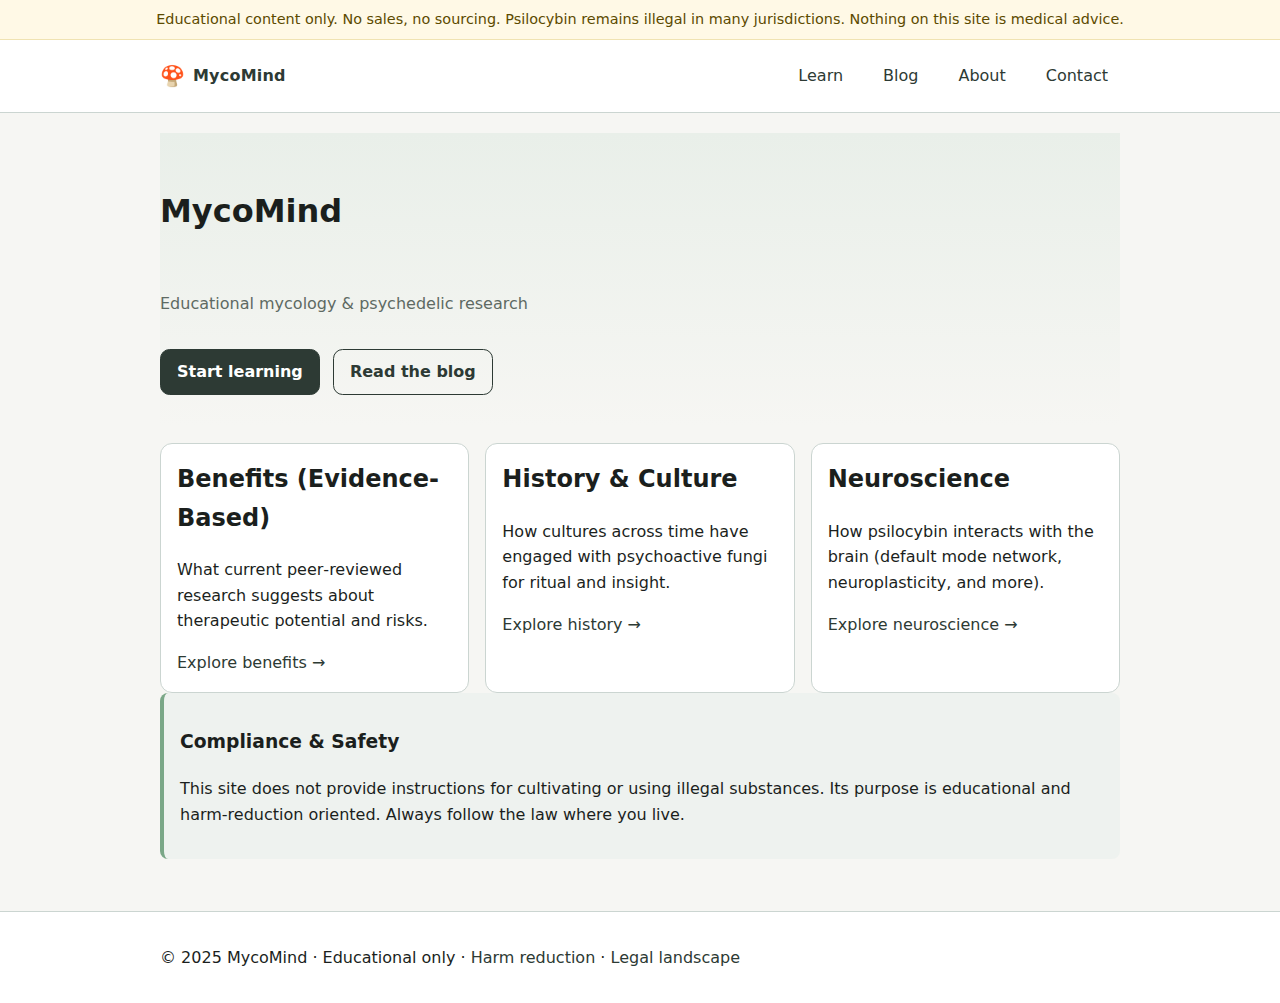
<file: index.html>
<!doctype html>
<html lang="en">
<head>
  <meta charset="utf-8">
  <meta name="viewport" content="width=device-width, initial-scale=1">
  <title>MycoMind — Home</title>
  <meta name="description" content="An educational resource exploring mushrooms, history, neuroscience, and harm-reduction — no sales or sourcing. For informational purposes only.">
  <meta property="og:title" content="MycoMind — Home">
  <meta property="og:description" content="An educational resource exploring mushrooms, history, neuroscience, and harm-reduction — no sales or sourcing. For informational purposes only.">
  <meta property="og:type" content="website">
  <meta property="og:url" content="https://example.com">
  <meta name="theme-color" content="#2d3a34">
  <link rel="preload" href="/assets/css/styles.css" as="style">
  <link rel="stylesheet" href="/assets/css/styles.css">
  <script type="application/ld+json">
  {"@context": "https://schema.org", "@type": "Organization", "name": "MycoMind", "url": "https://example.com", "description": "An educational resource exploring mushrooms, history, neuroscience, and harm-reduction \u2014 no sales or sourcing. For informational purposes only."}
  </script>
</head>
<body>
  <a class="skip-link" href="#content">Skip to content</a>
  <div class="compliance-banner" role="note" aria-label="Compliance Notice">
    Educational content only. No sales, no sourcing. Psilocybin remains illegal in many jurisdictions. Nothing on this site is medical advice.
  </div>
  <header class="site-header">
    <div class="container header-inner">
      <a class="brand" href="/"><span class="logo" aria-hidden="true">🍄</span> <span class="brand-text">MycoMind</span></a>
      <nav class="site-nav" aria-label="Primary">
        <ul>
          <li><a href="/learn/">Learn</a></li>
          <li><a href="/blog/">Blog</a></li>
          <li><a href="/about.html">About</a></li>
          <li><a href="/contact.html">Contact</a></li>
        </ul>
      </nav>
    </div>
  </header>
  <main id="content" class="container">

<section class="hero">
  <div class="hero-content">
    <h1>MycoMind</h1>
    <p class="tagline">Educational mycology & psychedelic research</p>
    <div class="hero-cta">
      <a class="btn" href="/learn/">Start learning</a>
      <a class="btn btn-outline" href="/blog/">Read the blog</a>
    </div>
  </div>
</section>

<section class="grid-3">
  <article class="card">
    <h2>Benefits (Evidence-Based)</h2>
    <p>What current peer‑reviewed research suggests about therapeutic potential and risks.</p>
    <a class="arrow" href="/learn/benefits.html">Explore benefits</a>
  </article>
  <article class="card">
    <h2>History & Culture</h2>
    <p>How cultures across time have engaged with psychoactive fungi for ritual and insight.</p>
    <a class="arrow" href="/learn/history.html">Explore history</a>
  </article>
  <article class="card">
    <h2>Neuroscience</h2>
    <p>How psilocybin interacts with the brain (default mode network, neuroplasticity, and more).</p>
    <a class="arrow" href="/learn/neuroscience.html">Explore neuroscience</a>
  </article>
</section>

<section class="note">
  <h3>Compliance & Safety</h3>
  <p>This site does not provide instructions for cultivating or using illegal substances. Its purpose is educational and harm‑reduction oriented. Always follow the law where you live.</p>
</section>

  </main>
  <footer class="site-footer">
    <div class="container">
      <p>© 2025 MycoMind · Educational only · <a href="/learn/harm-reduction.html">Harm reduction</a> · <a href="/learn/legal-landscape.html">Legal landscape</a></p>
    </div>
  </footer>
  <script src="/assets/js/main.js" defer></script>
</body>
</html>
</file>
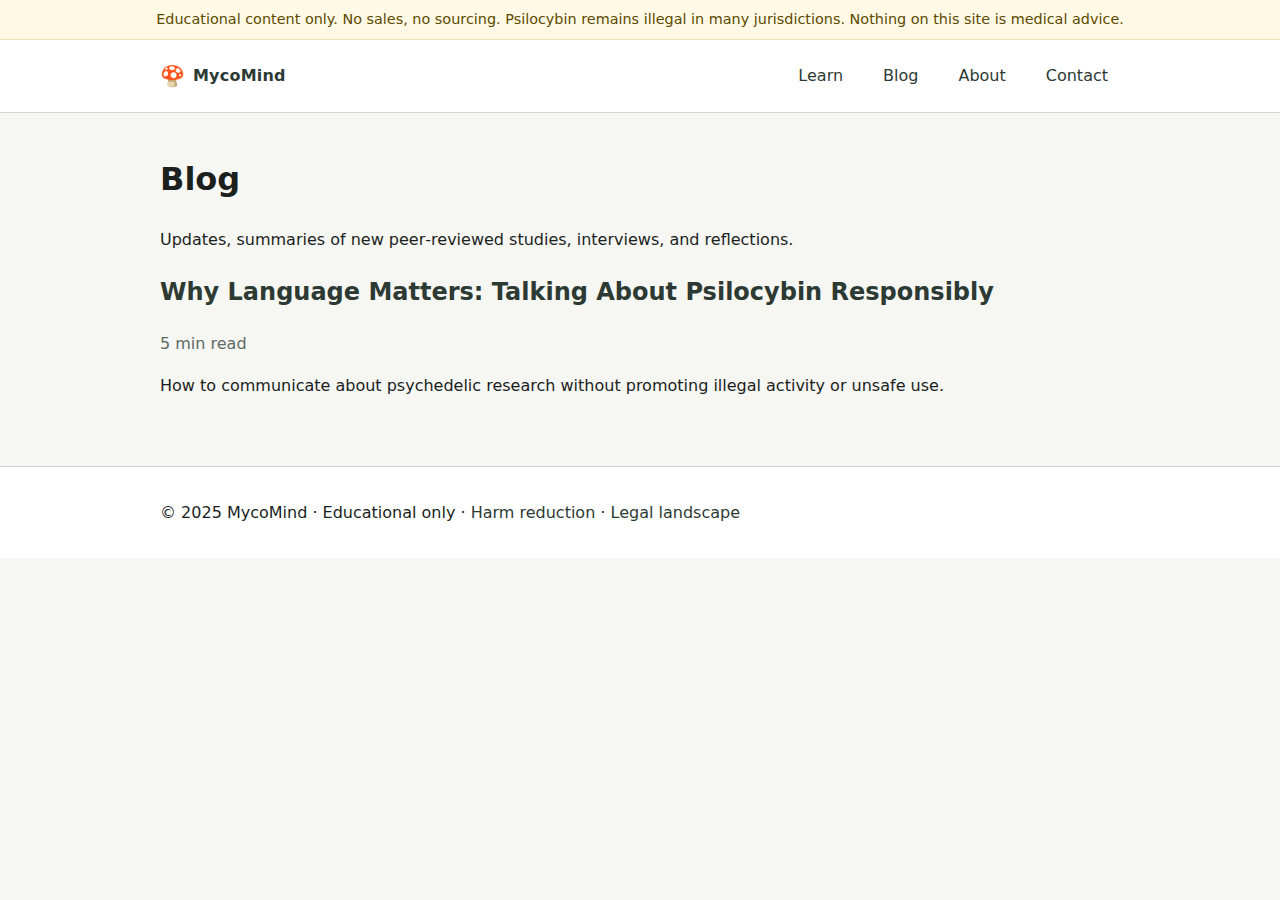
<file: blog/index.html>
<!doctype html>
<html lang="en">
<head>
  <meta charset="utf-8">
  <meta name="viewport" content="width=device-width, initial-scale=1">
  <title>MycoMind — Blog</title>
  <meta name="description" content="An educational resource exploring mushrooms, history, neuroscience, and harm-reduction — no sales or sourcing. For informational purposes only.">
  <meta property="og:title" content="MycoMind — Blog">
  <meta property="og:description" content="An educational resource exploring mushrooms, history, neuroscience, and harm-reduction — no sales or sourcing. For informational purposes only.">
  <meta property="og:type" content="website">
  <meta property="og:url" content="https://example.com">
  <meta name="theme-color" content="#2d3a34">
  <link rel="preload" href="/assets/css/styles.css" as="style">
  <link rel="stylesheet" href="/assets/css/styles.css">
  <script type="application/ld+json">
  {"@context": "https://schema.org", "@type": "Organization", "name": "MycoMind", "url": "https://example.com", "description": "An educational resource exploring mushrooms, history, neuroscience, and harm-reduction \u2014 no sales or sourcing. For informational purposes only."}
  </script>
</head>
<body>
  <a class="skip-link" href="#content">Skip to content</a>
  <div class="compliance-banner" role="note" aria-label="Compliance Notice">
    Educational content only. No sales, no sourcing. Psilocybin remains illegal in many jurisdictions. Nothing on this site is medical advice.
  </div>
  <header class="site-header">
    <div class="container header-inner">
      <a class="brand" href="/"><span class="logo" aria-hidden="true">🍄</span> <span class="brand-text">MycoMind</span></a>
      <nav class="site-nav" aria-label="Primary">
        <ul>
          <li><a href="/learn/">Learn</a></li>
          <li><a href="/blog/">Blog</a></li>
          <li><a href="/about.html">About</a></li>
          <li><a href="/contact.html">Contact</a></li>
        </ul>
      </nav>
    </div>
  </header>
  <main id="content" class="container">

<h1>Blog</h1>
<p>Updates, summaries of new peer‑reviewed studies, interviews, and reflections.</p>
<article class="post-teaser">
  <h2><a href="/blog/sample-post.html">Why Language Matters: Talking About Psilocybin Responsibly</a></h2>
  <p class="muted">5 min read</p>
  <p>How to communicate about psychedelic research without promoting illegal activity or unsafe use.</p>
</article>

  </main>
  <footer class="site-footer">
    <div class="container">
      <p>© 2025 MycoMind · Educational only · <a href="/learn/harm-reduction.html">Harm reduction</a> · <a href="/learn/legal-landscape.html">Legal landscape</a></p>
    </div>
  </footer>
  <script src="/assets/js/main.js" defer></script>
</body>
</html>
</file>
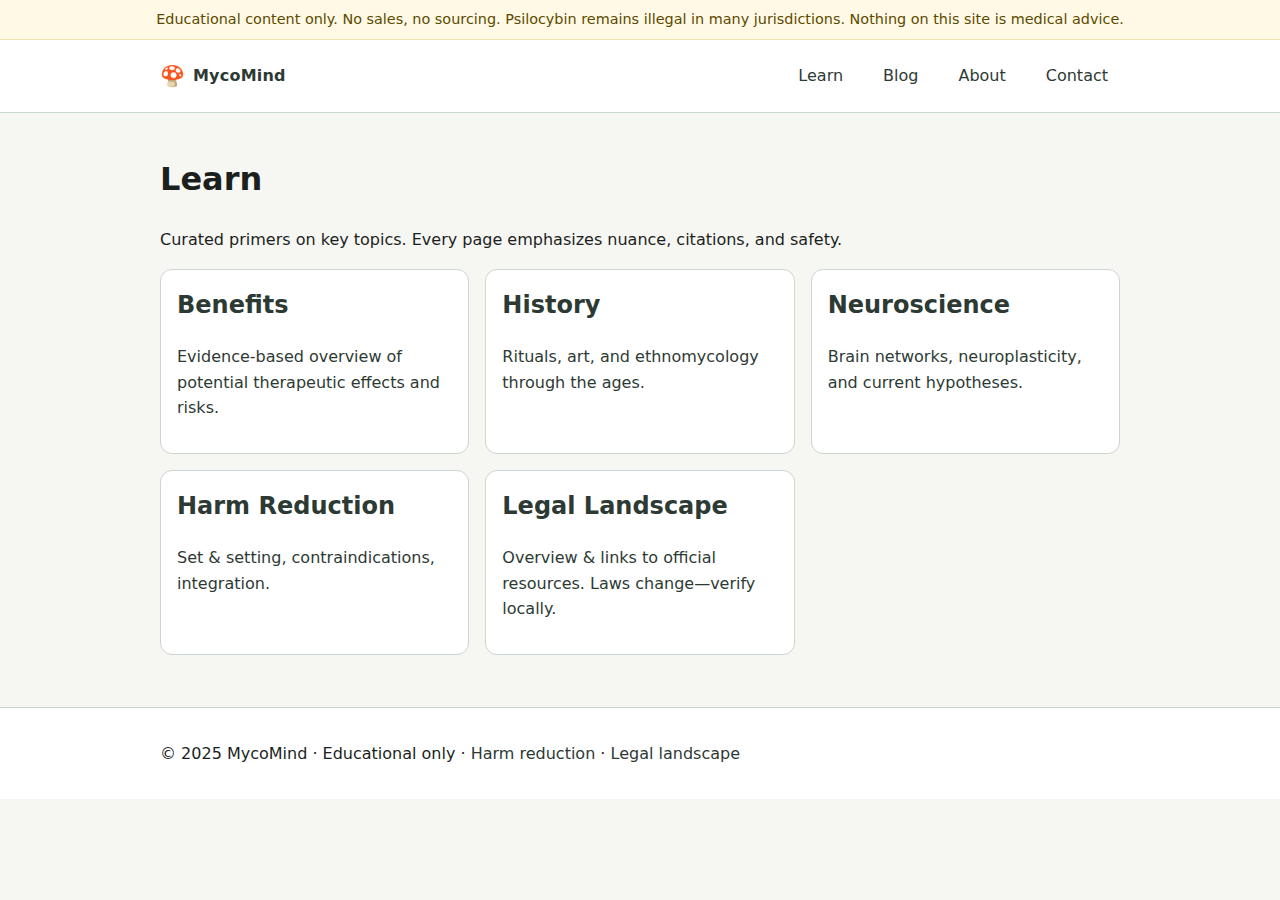
<file: learn/index.html>
<!doctype html>
<html lang="en">
<head>
  <meta charset="utf-8">
  <meta name="viewport" content="width=device-width, initial-scale=1">
  <title>MycoMind — Learn</title>
  <meta name="description" content="An educational resource exploring mushrooms, history, neuroscience, and harm-reduction — no sales or sourcing. For informational purposes only.">
  <meta property="og:title" content="MycoMind — Learn">
  <meta property="og:description" content="An educational resource exploring mushrooms, history, neuroscience, and harm-reduction — no sales or sourcing. For informational purposes only.">
  <meta property="og:type" content="website">
  <meta property="og:url" content="https://example.com">
  <meta name="theme-color" content="#2d3a34">
  <link rel="preload" href="/assets/css/styles.css" as="style">
  <link rel="stylesheet" href="/assets/css/styles.css">
  <script type="application/ld+json">
  {"@context": "https://schema.org", "@type": "Organization", "name": "MycoMind", "url": "https://example.com", "description": "An educational resource exploring mushrooms, history, neuroscience, and harm-reduction \u2014 no sales or sourcing. For informational purposes only."}
  </script>
</head>
<body>
  <a class="skip-link" href="#content">Skip to content</a>
  <div class="compliance-banner" role="note" aria-label="Compliance Notice">
    Educational content only. No sales, no sourcing. Psilocybin remains illegal in many jurisdictions. Nothing on this site is medical advice.
  </div>
  <header class="site-header">
    <div class="container header-inner">
      <a class="brand" href="/"><span class="logo" aria-hidden="true">🍄</span> <span class="brand-text">MycoMind</span></a>
      <nav class="site-nav" aria-label="Primary">
        <ul>
          <li><a href="/learn/">Learn</a></li>
          <li><a href="/blog/">Blog</a></li>
          <li><a href="/about.html">About</a></li>
          <li><a href="/contact.html">Contact</a></li>
        </ul>
      </nav>
    </div>
  </header>
  <main id="content" class="container">

<h1>Learn</h1>
<p>Curated primers on key topics. Every page emphasizes nuance, citations, and safety.</p>
<div class="grid-3">
  <a class="card" href="/learn/benefits.html"><h2>Benefits</h2><p>Evidence‑based overview of potential therapeutic effects and risks.</p></a>
  <a class="card" href="/learn/history.html"><h2>History</h2><p>Rituals, art, and ethnomycology through the ages.</p></a>
  <a class="card" href="/learn/neuroscience.html"><h2>Neuroscience</h2><p>Brain networks, neuroplasticity, and current hypotheses.</p></a>
  <a class="card" href="/learn/harm-reduction.html"><h2>Harm Reduction</h2><p>Set &amp; setting, contraindications, integration.</p></a>
  <a class="card" href="/learn/legal-landscape.html"><h2>Legal Landscape</h2><p>Overview &amp; links to official resources. Laws change—verify locally.</p></a>
</div>

  </main>
  <footer class="site-footer">
    <div class="container">
      <p>© 2025 MycoMind · Educational only · <a href="/learn/harm-reduction.html">Harm reduction</a> · <a href="/learn/legal-landscape.html">Legal landscape</a></p>
    </div>
  </footer>
  <script src="/assets/js/main.js" defer></script>
</body>
</html>
</file>
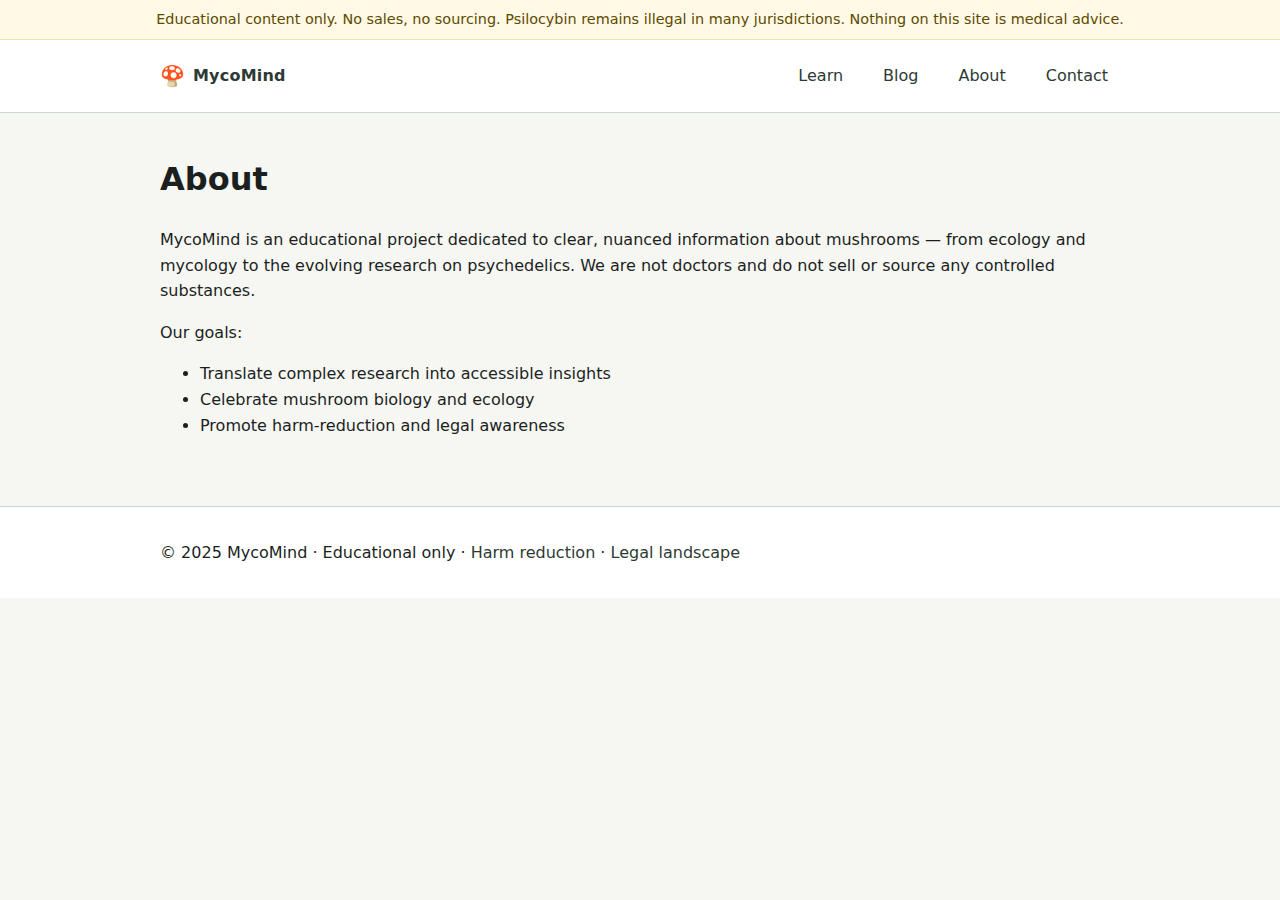
<file: about.html>
<!doctype html>
<html lang="en">
<head>
  <meta charset="utf-8">
  <meta name="viewport" content="width=device-width, initial-scale=1">
  <title>MycoMind — About</title>
  <meta name="description" content="An educational resource exploring mushrooms, history, neuroscience, and harm-reduction — no sales or sourcing. For informational purposes only.">
  <meta property="og:title" content="MycoMind — About">
  <meta property="og:description" content="An educational resource exploring mushrooms, history, neuroscience, and harm-reduction — no sales or sourcing. For informational purposes only.">
  <meta property="og:type" content="website">
  <meta property="og:url" content="https://example.com">
  <meta name="theme-color" content="#2d3a34">
  <link rel="preload" href="/assets/css/styles.css" as="style">
  <link rel="stylesheet" href="/assets/css/styles.css">
  <script type="application/ld+json">
  {"@context": "https://schema.org", "@type": "Organization", "name": "MycoMind", "url": "https://example.com", "description": "An educational resource exploring mushrooms, history, neuroscience, and harm-reduction \u2014 no sales or sourcing. For informational purposes only."}
  </script>
</head>
<body>
  <a class="skip-link" href="#content">Skip to content</a>
  <div class="compliance-banner" role="note" aria-label="Compliance Notice">
    Educational content only. No sales, no sourcing. Psilocybin remains illegal in many jurisdictions. Nothing on this site is medical advice.
  </div>
  <header class="site-header">
    <div class="container header-inner">
      <a class="brand" href="/"><span class="logo" aria-hidden="true">🍄</span> <span class="brand-text">MycoMind</span></a>
      <nav class="site-nav" aria-label="Primary">
        <ul>
          <li><a href="/learn/">Learn</a></li>
          <li><a href="/blog/">Blog</a></li>
          <li><a href="/about.html">About</a></li>
          <li><a href="/contact.html">Contact</a></li>
        </ul>
      </nav>
    </div>
  </header>
  <main id="content" class="container">

<h1>About</h1>
<p>MycoMind is an educational project dedicated to clear, nuanced information about mushrooms — from ecology and mycology to the evolving research on psychedelics. We are not doctors and do not sell or source any controlled substances.</p>
<p>Our goals:</p>
<ul>
  <li>Translate complex research into accessible insights</li>
  <li>Celebrate mushroom biology and ecology</li>
  <li>Promote harm‑reduction and legal awareness</li>
</ul>

  </main>
  <footer class="site-footer">
    <div class="container">
      <p>© 2025 MycoMind · Educational only · <a href="/learn/harm-reduction.html">Harm reduction</a> · <a href="/learn/legal-landscape.html">Legal landscape</a></p>
    </div>
  </footer>
  <script src="/assets/js/main.js" defer></script>
</body>
</html>
</file>
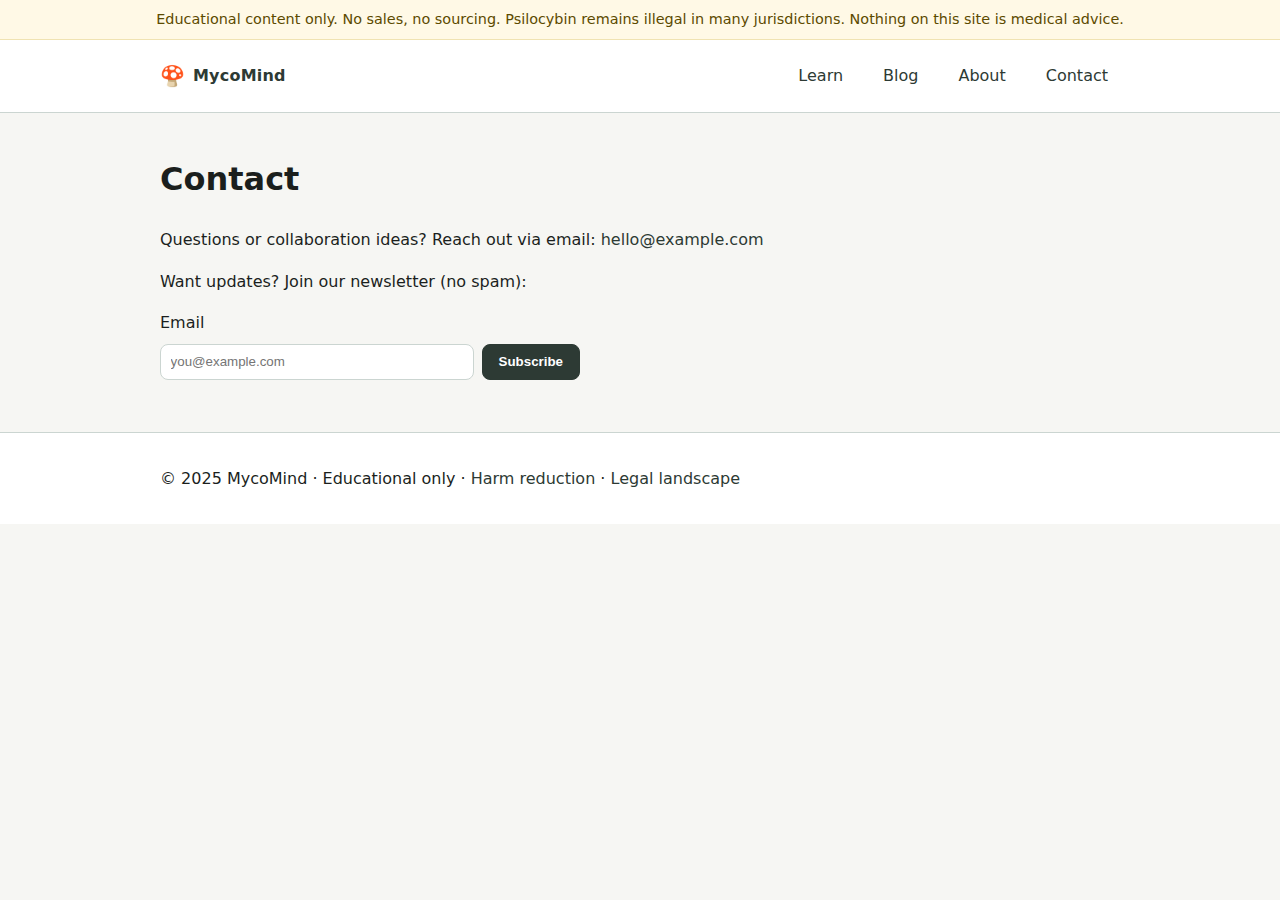
<file: contact.html>
<!doctype html>
<html lang="en">
<head>
  <meta charset="utf-8">
  <meta name="viewport" content="width=device-width, initial-scale=1">
  <title>MycoMind — Contact</title>
  <meta name="description" content="An educational resource exploring mushrooms, history, neuroscience, and harm-reduction — no sales or sourcing. For informational purposes only.">
  <meta property="og:title" content="MycoMind — Contact">
  <meta property="og:description" content="An educational resource exploring mushrooms, history, neuroscience, and harm-reduction — no sales or sourcing. For informational purposes only.">
  <meta property="og:type" content="website">
  <meta property="og:url" content="https://example.com">
  <meta name="theme-color" content="#2d3a34">
  <link rel="preload" href="/assets/css/styles.css" as="style">
  <link rel="stylesheet" href="/assets/css/styles.css">
  <script type="application/ld+json">
  {"@context": "https://schema.org", "@type": "Organization", "name": "MycoMind", "url": "https://example.com", "description": "An educational resource exploring mushrooms, history, neuroscience, and harm-reduction \u2014 no sales or sourcing. For informational purposes only."}
  </script>
</head>
<body>
  <a class="skip-link" href="#content">Skip to content</a>
  <div class="compliance-banner" role="note" aria-label="Compliance Notice">
    Educational content only. No sales, no sourcing. Psilocybin remains illegal in many jurisdictions. Nothing on this site is medical advice.
  </div>
  <header class="site-header">
    <div class="container header-inner">
      <a class="brand" href="/"><span class="logo" aria-hidden="true">🍄</span> <span class="brand-text">MycoMind</span></a>
      <nav class="site-nav" aria-label="Primary">
        <ul>
          <li><a href="/learn/">Learn</a></li>
          <li><a href="/blog/">Blog</a></li>
          <li><a href="/about.html">About</a></li>
          <li><a href="/contact.html">Contact</a></li>
        </ul>
      </nav>
    </div>
  </header>
  <main id="content" class="container">

<h1>Contact</h1>
<p>Questions or collaboration ideas? Reach out via email: <a href="mailto:hello@example.com">hello@example.com</a></p>
<p>Want updates? Join our newsletter (no spam):</p>
<form class="newsletter" action="#" method="post" onsubmit="alert('This is a demo form. Connect a real email provider.'); return false;">
  <label for="email">Email</label>
  <input id="email" name="email" type="email" placeholder="you@example.com" required>
  <button type="submit">Subscribe</button>
</form>

  </main>
  <footer class="site-footer">
    <div class="container">
      <p>© 2025 MycoMind · Educational only · <a href="/learn/harm-reduction.html">Harm reduction</a> · <a href="/learn/legal-landscape.html">Legal landscape</a></p>
    </div>
  </footer>
  <script src="/assets/js/main.js" defer></script>
</body>
</html>
</file>
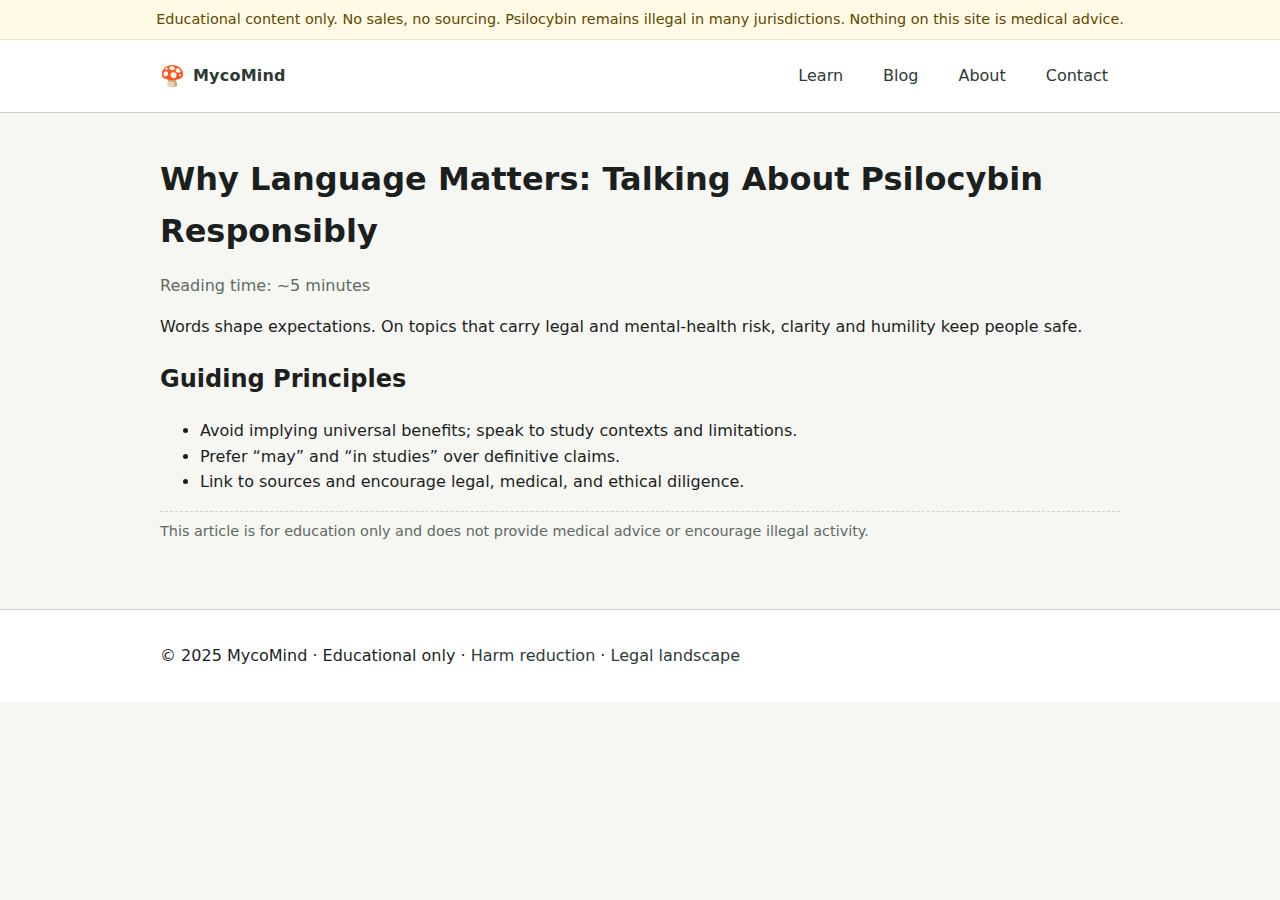
<file: blog/sample-post.html>
<!doctype html>
<html lang="en">
<head>
  <meta charset="utf-8">
  <meta name="viewport" content="width=device-width, initial-scale=1">
  <title>MycoMind — Why Language Matters</title>
  <meta name="description" content="An educational resource exploring mushrooms, history, neuroscience, and harm-reduction — no sales or sourcing. For informational purposes only.">
  <meta property="og:title" content="MycoMind — Why Language Matters">
  <meta property="og:description" content="An educational resource exploring mushrooms, history, neuroscience, and harm-reduction — no sales or sourcing. For informational purposes only.">
  <meta property="og:type" content="website">
  <meta property="og:url" content="https://example.com">
  <meta name="theme-color" content="#2d3a34">
  <link rel="preload" href="/assets/css/styles.css" as="style">
  <link rel="stylesheet" href="/assets/css/styles.css">
  <script type="application/ld+json">
  {"@context": "https://schema.org", "@type": "Organization", "name": "MycoMind", "url": "https://example.com", "description": "An educational resource exploring mushrooms, history, neuroscience, and harm-reduction \u2014 no sales or sourcing. For informational purposes only."}
  </script>
</head>
<body>
  <a class="skip-link" href="#content">Skip to content</a>
  <div class="compliance-banner" role="note" aria-label="Compliance Notice">
    Educational content only. No sales, no sourcing. Psilocybin remains illegal in many jurisdictions. Nothing on this site is medical advice.
  </div>
  <header class="site-header">
    <div class="container header-inner">
      <a class="brand" href="/"><span class="logo" aria-hidden="true">🍄</span> <span class="brand-text">MycoMind</span></a>
      <nav class="site-nav" aria-label="Primary">
        <ul>
          <li><a href="/learn/">Learn</a></li>
          <li><a href="/blog/">Blog</a></li>
          <li><a href="/about.html">About</a></li>
          <li><a href="/contact.html">Contact</a></li>
        </ul>
      </nav>
    </div>
  </header>
  <main id="content" class="container">

<article class="post">
  <header>
    <h1>Why Language Matters: Talking About Psilocybin Responsibly</h1>
    <p class="muted">Reading time: ~5 minutes</p>
  </header>
  <p>Words shape expectations. On topics that carry legal and mental‑health risk, clarity and humility keep people safe.</p>
  <h2>Guiding Principles</h2>
  <ul>
    <li>Avoid implying universal benefits; speak to study contexts and limitations.</li>
    <li>Prefer “may” and “in studies” over definitive claims.</li>
    <li>Link to sources and encourage legal, medical, and ethical diligence.</li>
  </ul>
  <p class="disclaimer">This article is for education only and does not provide medical advice or encourage illegal activity.</p>
</article>

  </main>
  <footer class="site-footer">
    <div class="container">
      <p>© 2025 MycoMind · Educational only · <a href="/learn/harm-reduction.html">Harm reduction</a> · <a href="/learn/legal-landscape.html">Legal landscape</a></p>
    </div>
  </footer>
  <script src="/assets/js/main.js" defer></script>
</body>
</html>
</file>
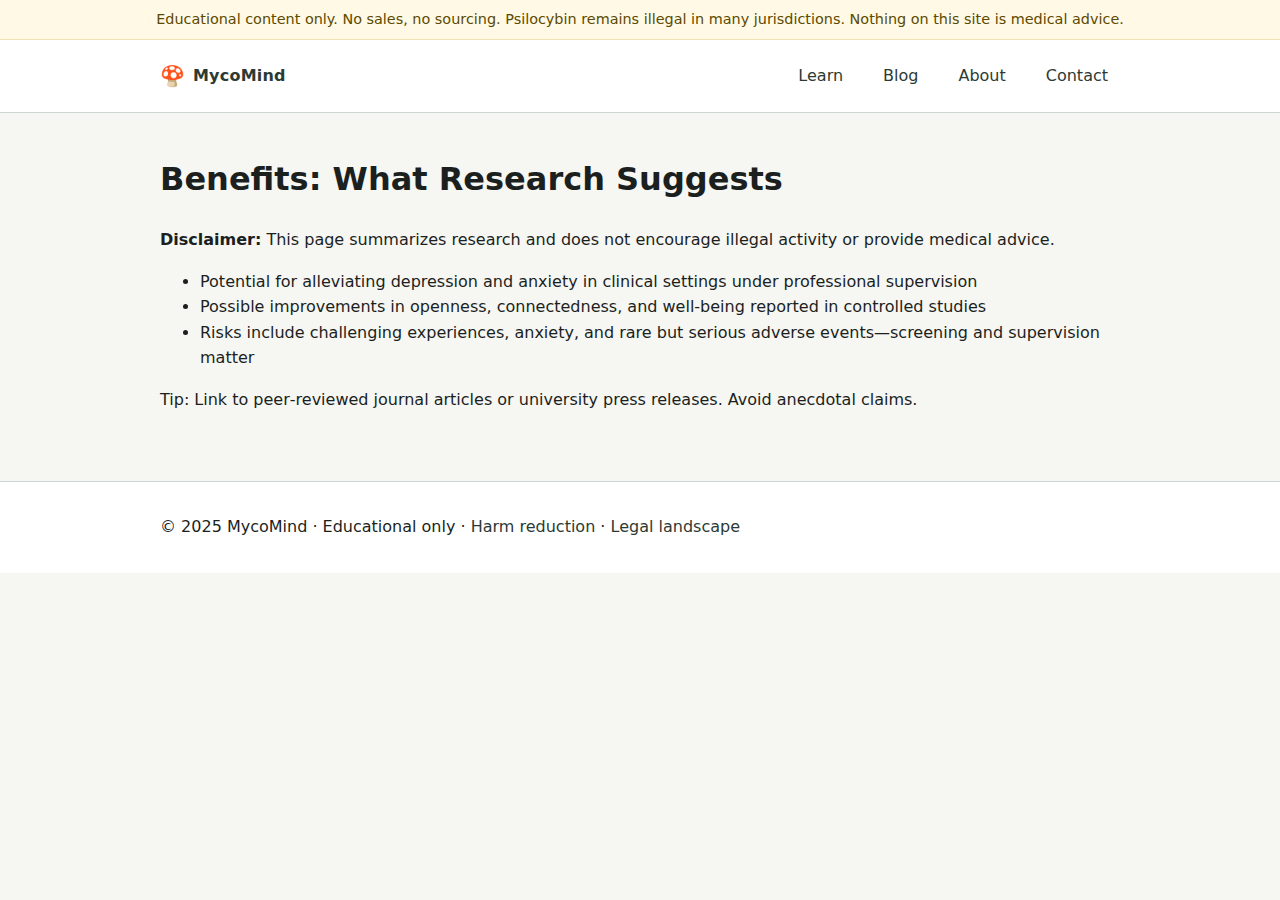
<file: learn/benefits.html>
<!doctype html>
<html lang="en">
<head>
  <meta charset="utf-8">
  <meta name="viewport" content="width=device-width, initial-scale=1">
  <title>MycoMind — Benefits</title>
  <meta name="description" content="An educational resource exploring mushrooms, history, neuroscience, and harm-reduction — no sales or sourcing. For informational purposes only.">
  <meta property="og:title" content="MycoMind — Benefits">
  <meta property="og:description" content="An educational resource exploring mushrooms, history, neuroscience, and harm-reduction — no sales or sourcing. For informational purposes only.">
  <meta property="og:type" content="website">
  <meta property="og:url" content="https://example.com">
  <meta name="theme-color" content="#2d3a34">
  <link rel="preload" href="/assets/css/styles.css" as="style">
  <link rel="stylesheet" href="/assets/css/styles.css">
  <script type="application/ld+json">
  {"@context": "https://schema.org", "@type": "Organization", "name": "MycoMind", "url": "https://example.com", "description": "An educational resource exploring mushrooms, history, neuroscience, and harm-reduction \u2014 no sales or sourcing. For informational purposes only."}
  </script>
</head>
<body>
  <a class="skip-link" href="#content">Skip to content</a>
  <div class="compliance-banner" role="note" aria-label="Compliance Notice">
    Educational content only. No sales, no sourcing. Psilocybin remains illegal in many jurisdictions. Nothing on this site is medical advice.
  </div>
  <header class="site-header">
    <div class="container header-inner">
      <a class="brand" href="/"><span class="logo" aria-hidden="true">🍄</span> <span class="brand-text">MycoMind</span></a>
      <nav class="site-nav" aria-label="Primary">
        <ul>
          <li><a href="/learn/">Learn</a></li>
          <li><a href="/blog/">Blog</a></li>
          <li><a href="/about.html">About</a></li>
          <li><a href="/contact.html">Contact</a></li>
        </ul>
      </nav>
    </div>
  </header>
  <main id="content" class="container">

<h1>Benefits: What Research Suggests</h1>
<p><strong>Disclaimer:</strong> This page summarizes research and does not encourage illegal activity or provide medical advice.</p>
<ul>
  <li>Potential for alleviating depression and anxiety in clinical settings under professional supervision</li>
  <li>Possible improvements in openness, connectedness, and well‑being reported in controlled studies</li>
  <li>Risks include challenging experiences, anxiety, and rare but serious adverse events—screening and supervision matter</li>
</ul>
<p>Tip: Link to peer‑reviewed journal articles or university press releases. Avoid anecdotal claims.</p>

  </main>
  <footer class="site-footer">
    <div class="container">
      <p>© 2025 MycoMind · Educational only · <a href="/learn/harm-reduction.html">Harm reduction</a> · <a href="/learn/legal-landscape.html">Legal landscape</a></p>
    </div>
  </footer>
  <script src="/assets/js/main.js" defer></script>
</body>
</html>
</file>
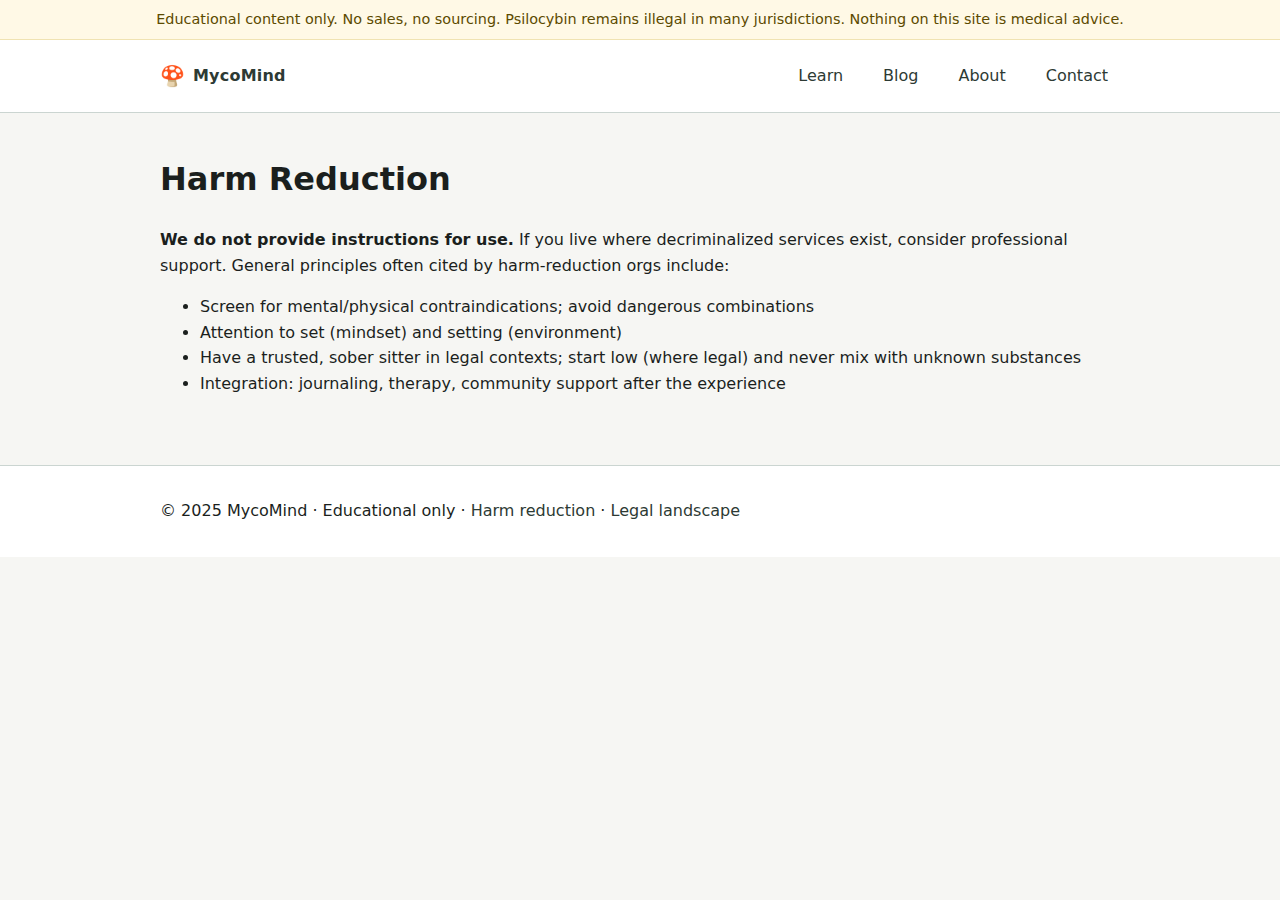
<file: learn/harm-reduction.html>
<!doctype html>
<html lang="en">
<head>
  <meta charset="utf-8">
  <meta name="viewport" content="width=device-width, initial-scale=1">
  <title>MycoMind — Harm Reduction</title>
  <meta name="description" content="An educational resource exploring mushrooms, history, neuroscience, and harm-reduction — no sales or sourcing. For informational purposes only.">
  <meta property="og:title" content="MycoMind — Harm Reduction">
  <meta property="og:description" content="An educational resource exploring mushrooms, history, neuroscience, and harm-reduction — no sales or sourcing. For informational purposes only.">
  <meta property="og:type" content="website">
  <meta property="og:url" content="https://example.com">
  <meta name="theme-color" content="#2d3a34">
  <link rel="preload" href="/assets/css/styles.css" as="style">
  <link rel="stylesheet" href="/assets/css/styles.css">
  <script type="application/ld+json">
  {"@context": "https://schema.org", "@type": "Organization", "name": "MycoMind", "url": "https://example.com", "description": "An educational resource exploring mushrooms, history, neuroscience, and harm-reduction \u2014 no sales or sourcing. For informational purposes only."}
  </script>
</head>
<body>
  <a class="skip-link" href="#content">Skip to content</a>
  <div class="compliance-banner" role="note" aria-label="Compliance Notice">
    Educational content only. No sales, no sourcing. Psilocybin remains illegal in many jurisdictions. Nothing on this site is medical advice.
  </div>
  <header class="site-header">
    <div class="container header-inner">
      <a class="brand" href="/"><span class="logo" aria-hidden="true">🍄</span> <span class="brand-text">MycoMind</span></a>
      <nav class="site-nav" aria-label="Primary">
        <ul>
          <li><a href="/learn/">Learn</a></li>
          <li><a href="/blog/">Blog</a></li>
          <li><a href="/about.html">About</a></li>
          <li><a href="/contact.html">Contact</a></li>
        </ul>
      </nav>
    </div>
  </header>
  <main id="content" class="container">

<h1>Harm Reduction</h1>
<p><strong>We do not provide instructions for use.</strong> If you live where decriminalized services exist, consider professional support. General principles often cited by harm‑reduction orgs include:</p>
<ul>
  <li>Screen for mental/physical contraindications; avoid dangerous combinations</li>
  <li>Attention to set (mindset) and setting (environment)</li>
  <li>Have a trusted, sober sitter in legal contexts; start low (where legal) and never mix with unknown substances</li>
  <li>Integration: journaling, therapy, community support after the experience</li>
</ul>

  </main>
  <footer class="site-footer">
    <div class="container">
      <p>© 2025 MycoMind · Educational only · <a href="/learn/harm-reduction.html">Harm reduction</a> · <a href="/learn/legal-landscape.html">Legal landscape</a></p>
    </div>
  </footer>
  <script src="/assets/js/main.js" defer></script>
</body>
</html>
</file>
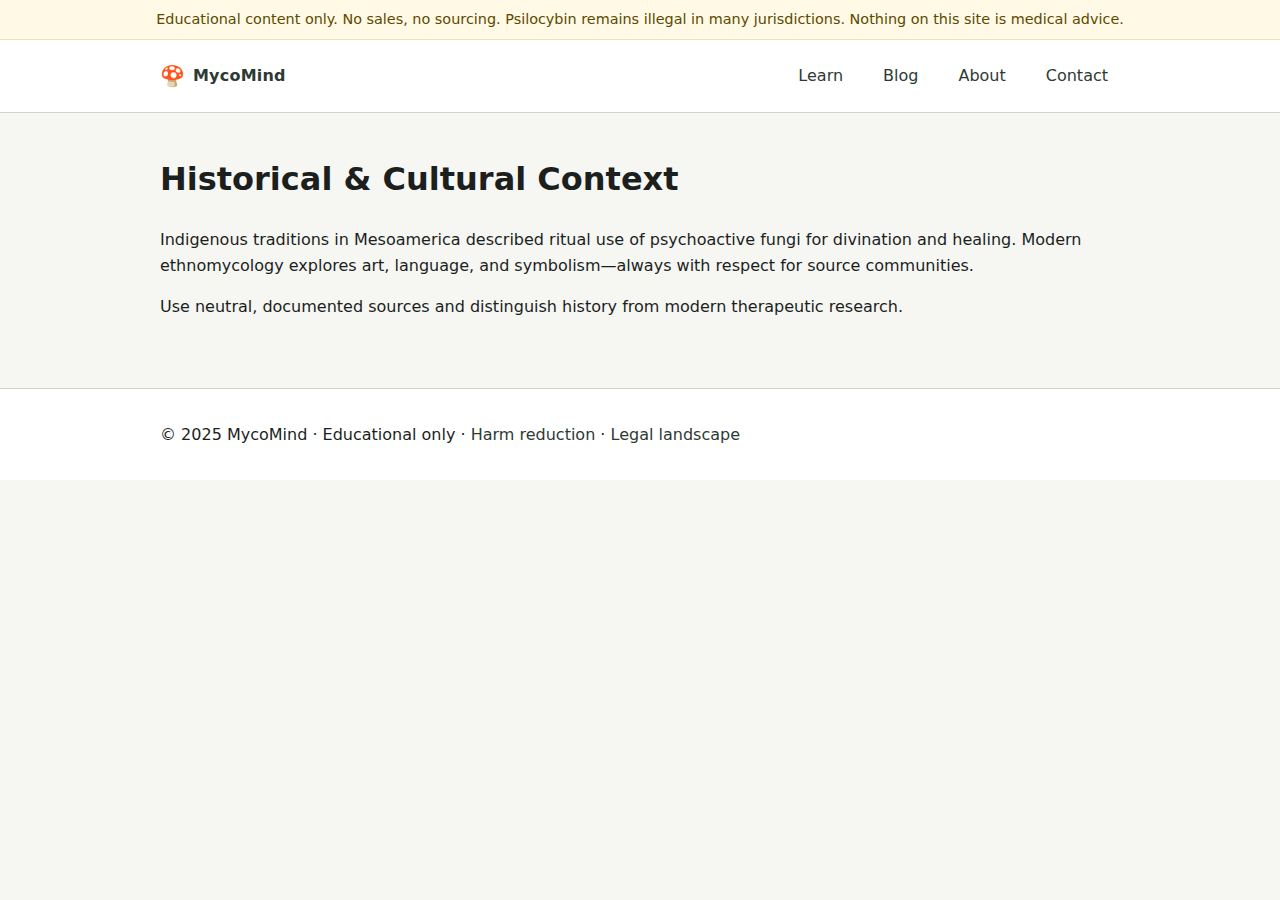
<file: learn/history.html>
<!doctype html>
<html lang="en">
<head>
  <meta charset="utf-8">
  <meta name="viewport" content="width=device-width, initial-scale=1">
  <title>MycoMind — History</title>
  <meta name="description" content="An educational resource exploring mushrooms, history, neuroscience, and harm-reduction — no sales or sourcing. For informational purposes only.">
  <meta property="og:title" content="MycoMind — History">
  <meta property="og:description" content="An educational resource exploring mushrooms, history, neuroscience, and harm-reduction — no sales or sourcing. For informational purposes only.">
  <meta property="og:type" content="website">
  <meta property="og:url" content="https://example.com">
  <meta name="theme-color" content="#2d3a34">
  <link rel="preload" href="/assets/css/styles.css" as="style">
  <link rel="stylesheet" href="/assets/css/styles.css">
  <script type="application/ld+json">
  {"@context": "https://schema.org", "@type": "Organization", "name": "MycoMind", "url": "https://example.com", "description": "An educational resource exploring mushrooms, history, neuroscience, and harm-reduction \u2014 no sales or sourcing. For informational purposes only."}
  </script>
</head>
<body>
  <a class="skip-link" href="#content">Skip to content</a>
  <div class="compliance-banner" role="note" aria-label="Compliance Notice">
    Educational content only. No sales, no sourcing. Psilocybin remains illegal in many jurisdictions. Nothing on this site is medical advice.
  </div>
  <header class="site-header">
    <div class="container header-inner">
      <a class="brand" href="/"><span class="logo" aria-hidden="true">🍄</span> <span class="brand-text">MycoMind</span></a>
      <nav class="site-nav" aria-label="Primary">
        <ul>
          <li><a href="/learn/">Learn</a></li>
          <li><a href="/blog/">Blog</a></li>
          <li><a href="/about.html">About</a></li>
          <li><a href="/contact.html">Contact</a></li>
        </ul>
      </nav>
    </div>
  </header>
  <main id="content" class="container">

<h1>Historical & Cultural Context</h1>
<p>Indigenous traditions in Mesoamerica described ritual use of psychoactive fungi for divination and healing. Modern ethnomycology explores art, language, and symbolism—always with respect for source communities.</p>
<p>Use neutral, documented sources and distinguish history from modern therapeutic research.</p>

  </main>
  <footer class="site-footer">
    <div class="container">
      <p>© 2025 MycoMind · Educational only · <a href="/learn/harm-reduction.html">Harm reduction</a> · <a href="/learn/legal-landscape.html">Legal landscape</a></p>
    </div>
  </footer>
  <script src="/assets/js/main.js" defer></script>
</body>
</html>
</file>
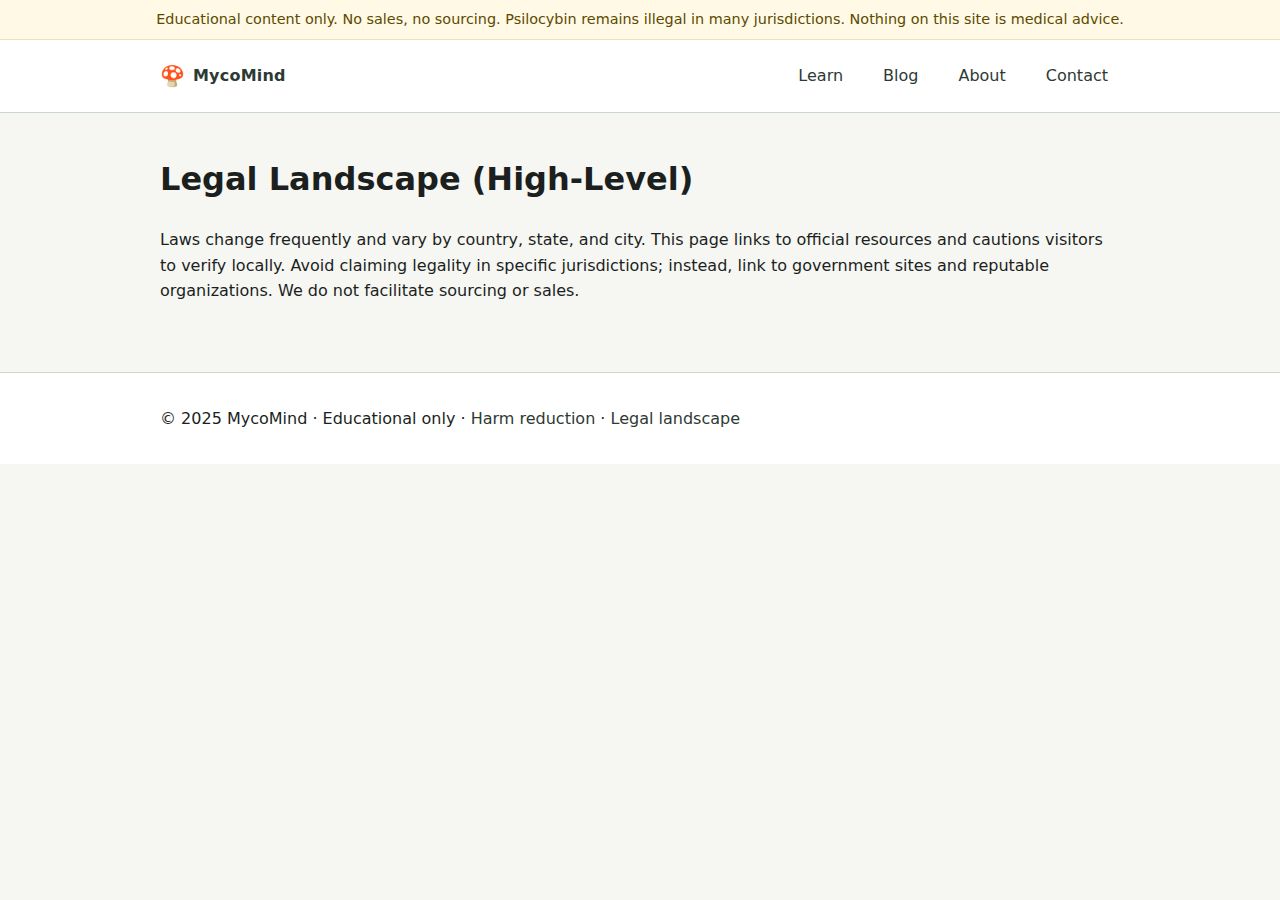
<file: learn/legal-landscape.html>
<!doctype html>
<html lang="en">
<head>
  <meta charset="utf-8">
  <meta name="viewport" content="width=device-width, initial-scale=1">
  <title>MycoMind — Legal Landscape</title>
  <meta name="description" content="An educational resource exploring mushrooms, history, neuroscience, and harm-reduction — no sales or sourcing. For informational purposes only.">
  <meta property="og:title" content="MycoMind — Legal Landscape">
  <meta property="og:description" content="An educational resource exploring mushrooms, history, neuroscience, and harm-reduction — no sales or sourcing. For informational purposes only.">
  <meta property="og:type" content="website">
  <meta property="og:url" content="https://example.com">
  <meta name="theme-color" content="#2d3a34">
  <link rel="preload" href="/assets/css/styles.css" as="style">
  <link rel="stylesheet" href="/assets/css/styles.css">
  <script type="application/ld+json">
  {"@context": "https://schema.org", "@type": "Organization", "name": "MycoMind", "url": "https://example.com", "description": "An educational resource exploring mushrooms, history, neuroscience, and harm-reduction \u2014 no sales or sourcing. For informational purposes only."}
  </script>
</head>
<body>
  <a class="skip-link" href="#content">Skip to content</a>
  <div class="compliance-banner" role="note" aria-label="Compliance Notice">
    Educational content only. No sales, no sourcing. Psilocybin remains illegal in many jurisdictions. Nothing on this site is medical advice.
  </div>
  <header class="site-header">
    <div class="container header-inner">
      <a class="brand" href="/"><span class="logo" aria-hidden="true">🍄</span> <span class="brand-text">MycoMind</span></a>
      <nav class="site-nav" aria-label="Primary">
        <ul>
          <li><a href="/learn/">Learn</a></li>
          <li><a href="/blog/">Blog</a></li>
          <li><a href="/about.html">About</a></li>
          <li><a href="/contact.html">Contact</a></li>
        </ul>
      </nav>
    </div>
  </header>
  <main id="content" class="container">

<h1>Legal Landscape (High‑Level)</h1>
<p>Laws change frequently and vary by country, state, and city. This page links to official resources and cautions visitors to verify locally. Avoid claiming legality in specific jurisdictions; instead, link to government sites and reputable organizations. We do not facilitate sourcing or sales.</p>

  </main>
  <footer class="site-footer">
    <div class="container">
      <p>© 2025 MycoMind · Educational only · <a href="/learn/harm-reduction.html">Harm reduction</a> · <a href="/learn/legal-landscape.html">Legal landscape</a></p>
    </div>
  </footer>
  <script src="/assets/js/main.js" defer></script>
</body>
</html>
</file>
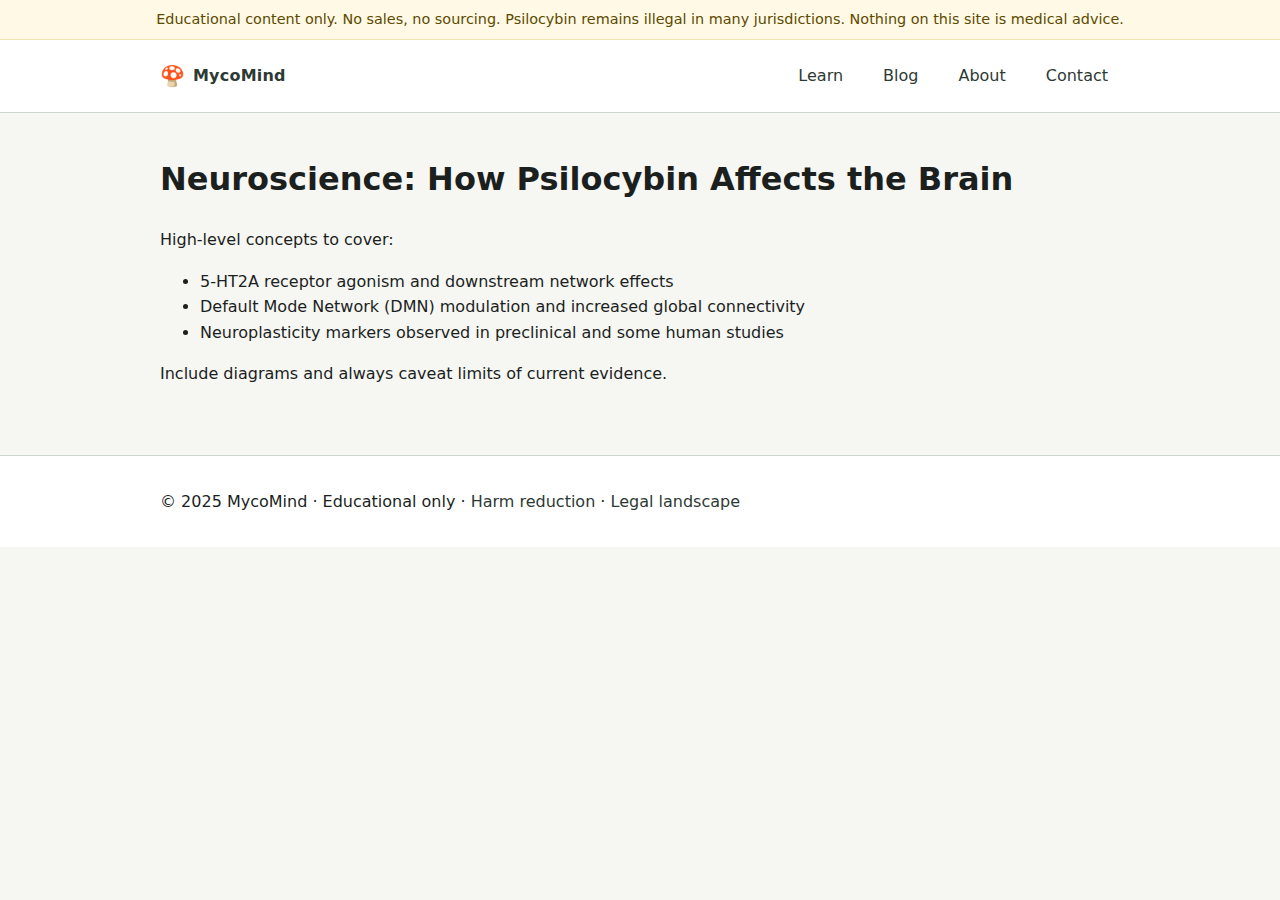
<file: learn/neuroscience.html>
<!doctype html>
<html lang="en">
<head>
  <meta charset="utf-8">
  <meta name="viewport" content="width=device-width, initial-scale=1">
  <title>MycoMind — Neuroscience</title>
  <meta name="description" content="An educational resource exploring mushrooms, history, neuroscience, and harm-reduction — no sales or sourcing. For informational purposes only.">
  <meta property="og:title" content="MycoMind — Neuroscience">
  <meta property="og:description" content="An educational resource exploring mushrooms, history, neuroscience, and harm-reduction — no sales or sourcing. For informational purposes only.">
  <meta property="og:type" content="website">
  <meta property="og:url" content="https://example.com">
  <meta name="theme-color" content="#2d3a34">
  <link rel="preload" href="/assets/css/styles.css" as="style">
  <link rel="stylesheet" href="/assets/css/styles.css">
  <script type="application/ld+json">
  {"@context": "https://schema.org", "@type": "Organization", "name": "MycoMind", "url": "https://example.com", "description": "An educational resource exploring mushrooms, history, neuroscience, and harm-reduction \u2014 no sales or sourcing. For informational purposes only."}
  </script>
</head>
<body>
  <a class="skip-link" href="#content">Skip to content</a>
  <div class="compliance-banner" role="note" aria-label="Compliance Notice">
    Educational content only. No sales, no sourcing. Psilocybin remains illegal in many jurisdictions. Nothing on this site is medical advice.
  </div>
  <header class="site-header">
    <div class="container header-inner">
      <a class="brand" href="/"><span class="logo" aria-hidden="true">🍄</span> <span class="brand-text">MycoMind</span></a>
      <nav class="site-nav" aria-label="Primary">
        <ul>
          <li><a href="/learn/">Learn</a></li>
          <li><a href="/blog/">Blog</a></li>
          <li><a href="/about.html">About</a></li>
          <li><a href="/contact.html">Contact</a></li>
        </ul>
      </nav>
    </div>
  </header>
  <main id="content" class="container">

<h1>Neuroscience: How Psilocybin Affects the Brain</h1>
<p>High‑level concepts to cover:</p>
<ul>
  <li>5‑HT2A receptor agonism and downstream network effects</li>
  <li>Default Mode Network (DMN) modulation and increased global connectivity</li>
  <li>Neuroplasticity markers observed in preclinical and some human studies</li>
</ul>
<p>Include diagrams and always caveat limits of current evidence.</p>

  </main>
  <footer class="site-footer">
    <div class="container">
      <p>© 2025 MycoMind · Educational only · <a href="/learn/harm-reduction.html">Harm reduction</a> · <a href="/learn/legal-landscape.html">Legal landscape</a></p>
    </div>
  </footer>
  <script src="/assets/js/main.js" defer></script>
</body>
</html>
</file>
<file: assets/css/styles.css>
:root {
  --bg:#f6f6f3; --ink:#1b1f1d; --muted:#5e6a63; --brand:#2d3a34; --accent:#7aa787; --card:#ffffff; --ring:#cbd5d1;
}
*{box-sizing:border-box}
html,body{margin:0;padding:0}
body{font-family:system-ui,-apple-system,Segoe UI,Roboto,Ubuntu,Inter,Arial,sans-serif;background:var(--bg);color:var(--ink);line-height:1.6}
a{color:var(--brand);text-decoration:none}
a:hover{text-decoration:underline}
.container{max-width:1000px;margin:0 auto;padding:1.25rem}
.site-header{background:var(--card);border-bottom:1px solid var(--ring);position:sticky;top:0;z-index:10}
.header-inner{display:flex;align-items:center;justify-content:space-between;gap:1rem}
.brand{display:flex;align-items:center;gap:.5rem;font-weight:700}
.brand .logo{font-size:1.25rem}
.brand-text{letter-spacing:.2px}
.site-nav ul{display:flex;list-style:none;margin:0;padding:0;gap:1rem}
.site-nav a{padding:.5rem .75rem;border-radius:.5rem}
.site-nav a:hover{background:#eef2ef}
.hero{background:linear-gradient(180deg,#e9efe9,transparent);padding:2rem 0;margin-bottom:1rem}
.hero-content{display:flex;flex-direction:column;gap:1rem;align-items:start}
.tagline{color:var(--muted)}
.hero-cta .btn{display:inline-block;margin-right:.5rem}
.btn{background:var(--brand);color:white;padding:.6rem 1rem;border-radius:.6rem;border:1px solid var(--brand);font-weight:600}
.btn:hover{opacity:.95}
.btn-outline{background:transparent;color:var(--brand)}
.grid-3{display:grid;grid-template-columns:repeat(3,1fr);gap:1rem}
@media (max-width:800px){.grid-3{grid-template-columns:1fr}}
.card{background:var(--card);padding:1rem;border:1px solid var(--ring);border-radius:.75rem;display:block}
.card h2{margin-top:0}
.arrow::after{content:" →";}
.note{background:#eef2ef;border-left:4px solid var(--accent);padding:1rem;border-radius:.5rem}
.site-footer{margin-top:2rem;border-top:1px solid var(--ring);background:var(--card)}
.site-footer p{margin:.8rem 0}
.skip-link{position:absolute;left:-10000px;top:auto;width:1px;height:1px;overflow:hidden}
.skip-link:focus{position:static;width:auto;height:auto;padding:.5rem;background:var(--brand);color:white}
.compliance-banner{background:#fff9e6;color:#5c4a00;border-bottom:1px solid #f0e3b2;padding:.5rem 1rem;font-size:.9rem;text-align:center}
.muted{color:var(--muted)}
.newsletter{display:grid;grid-template-columns:1fr auto;gap:.5rem;max-width:420px}
.newsletter label{grid-column:1/-1}
input[type="email"]{padding:.6rem;border-radius:.5rem;border:1px solid var(--ring);width:100%}
button{padding:.6rem 1rem;border-radius:.5rem;border:1px solid var(--brand);background:var(--brand);color:#fff;font-weight:600}
.post header h1{margin-bottom:.25rem}
.disclaimer{font-size:.9rem;color:var(--muted);border-top:1px dashed var(--ring);padding-top:.5rem;margin-top:1rem}
</file>
